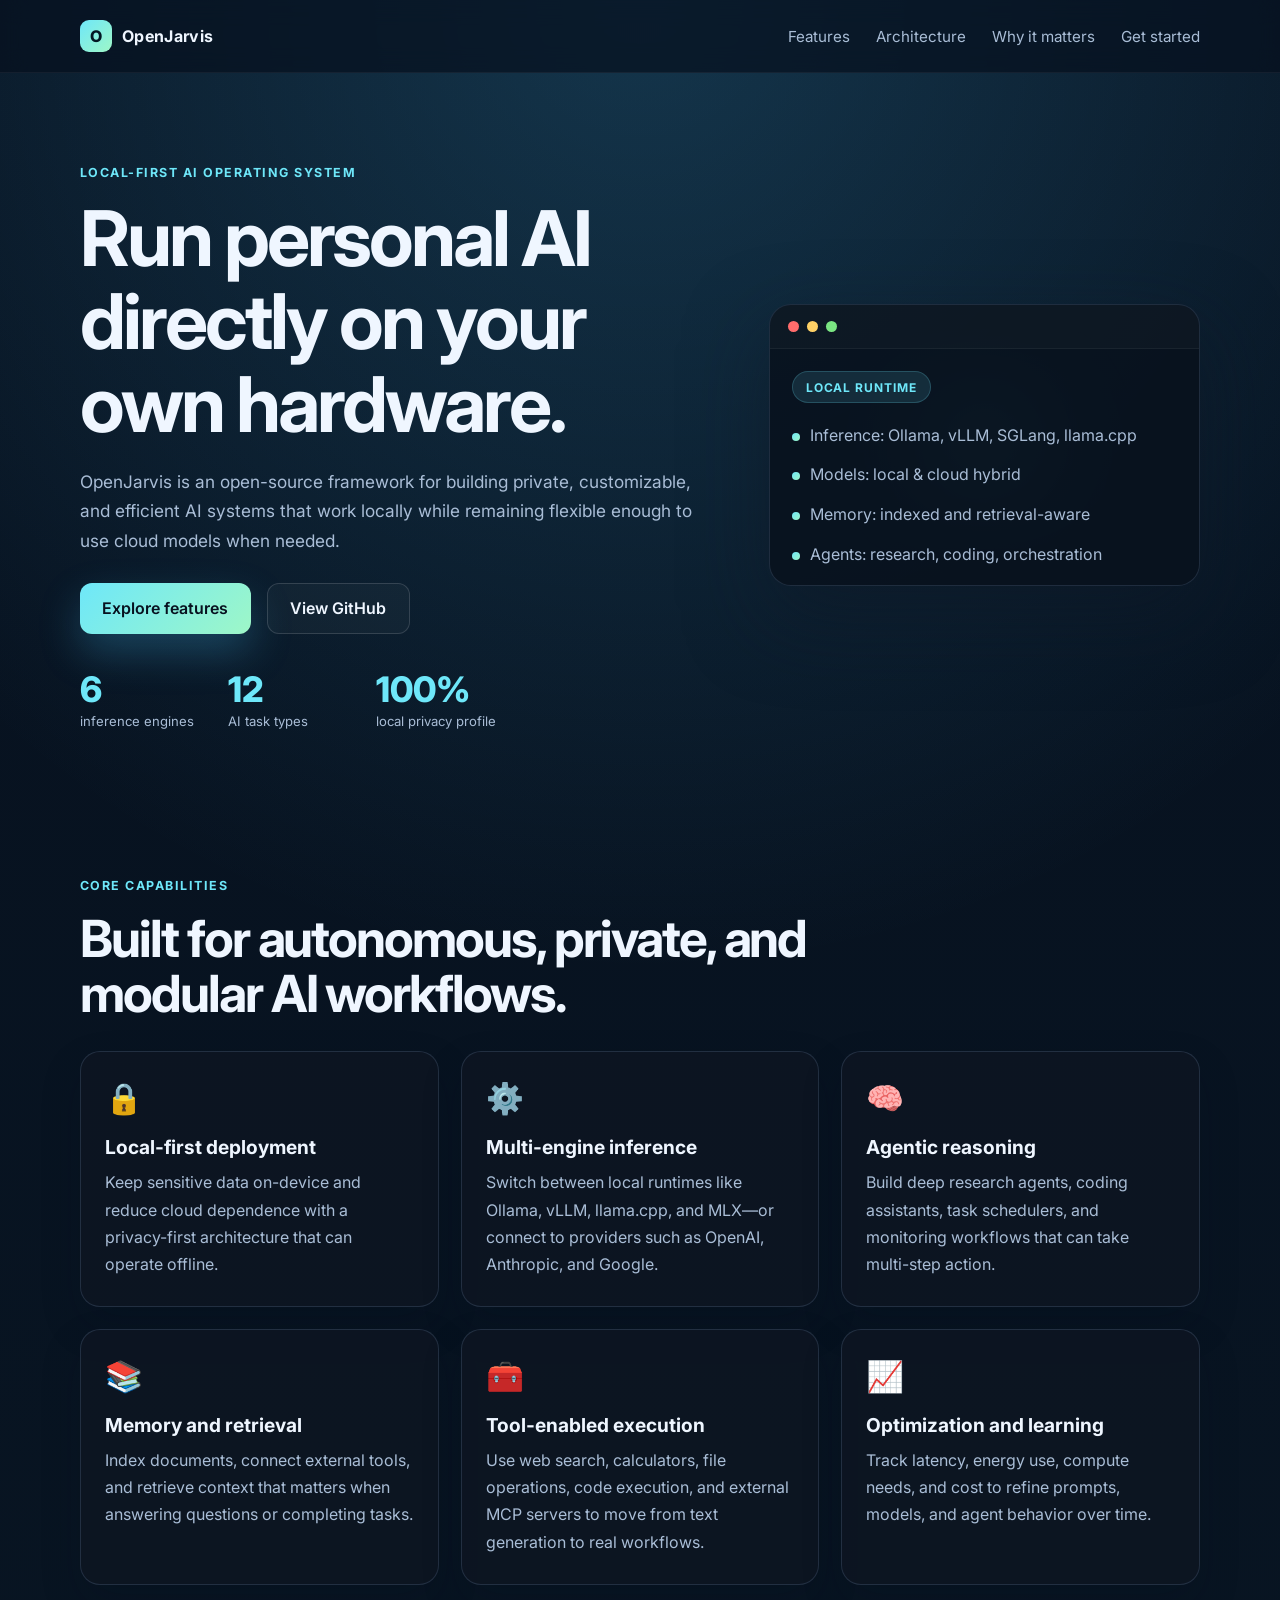
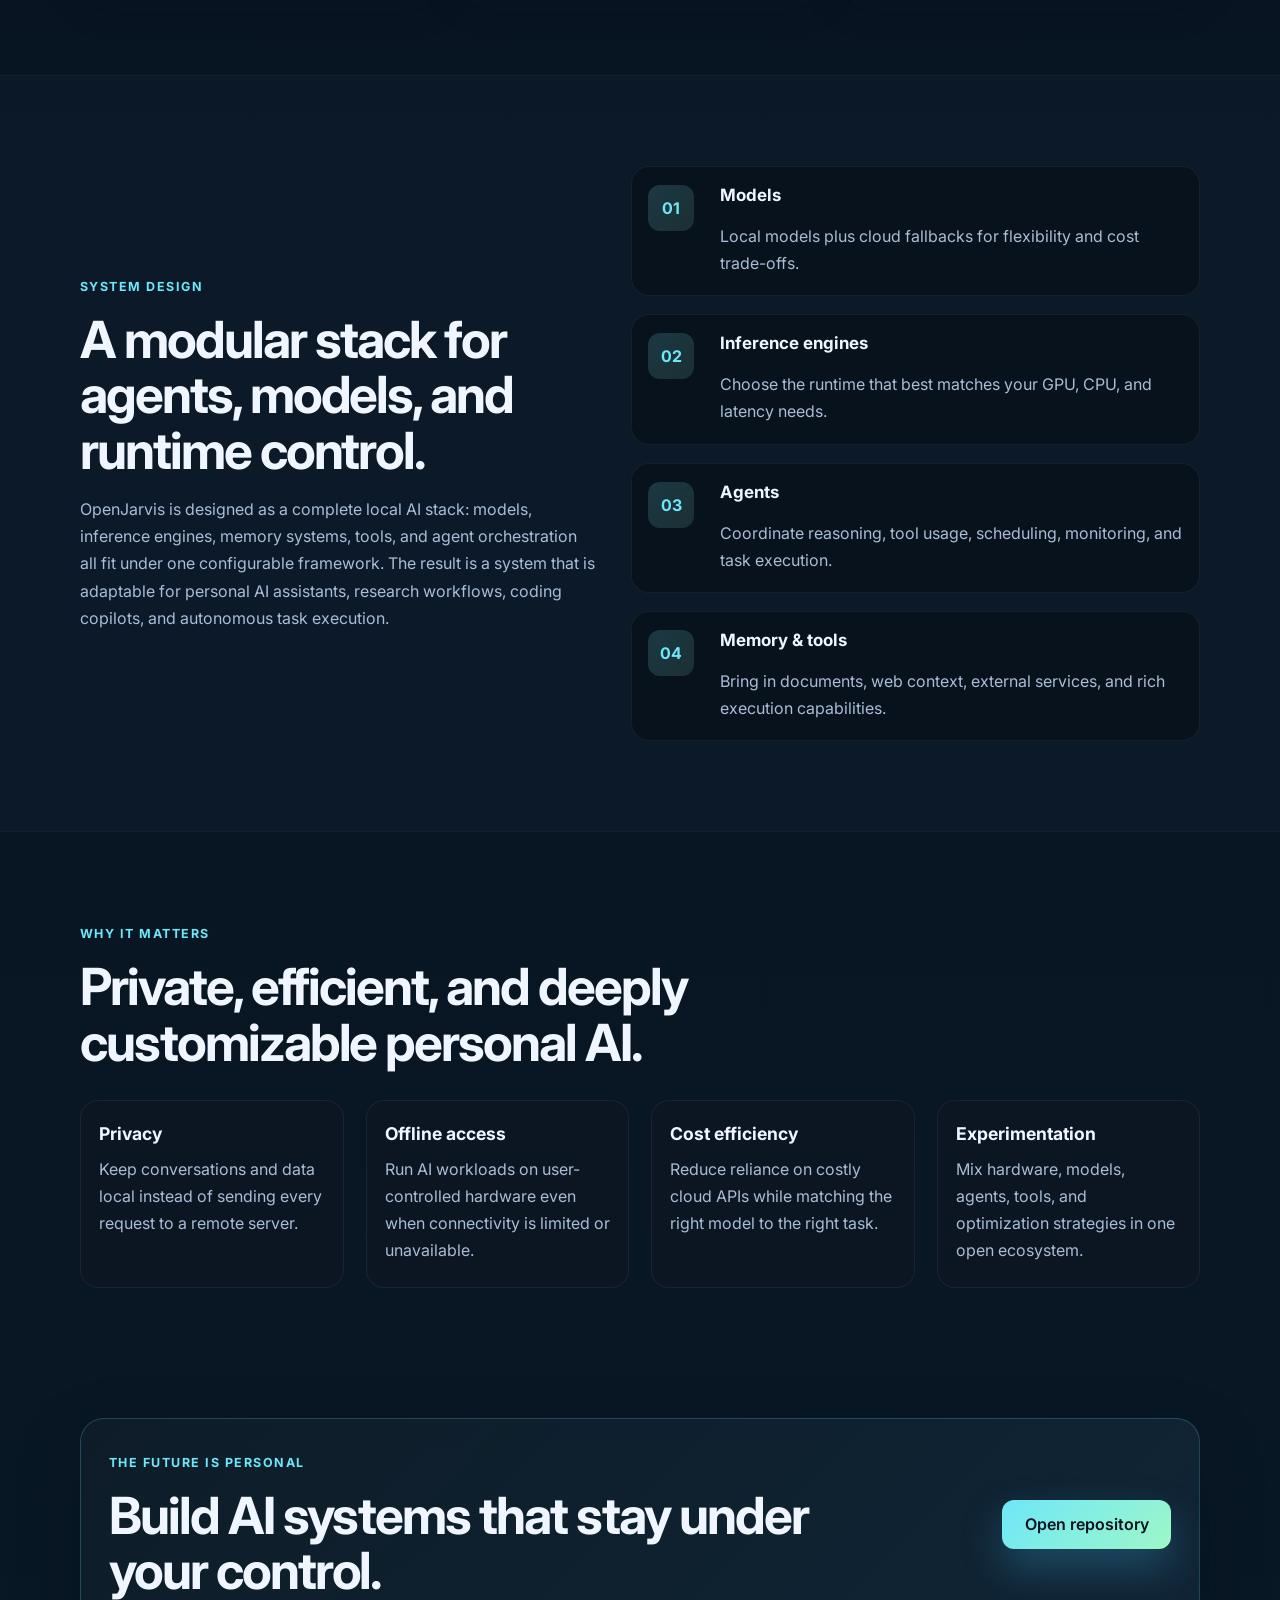
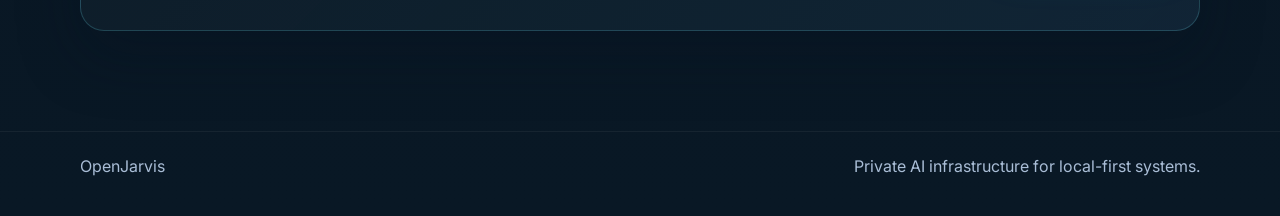
<file: index.html>
<!DOCTYPE html>
<html lang="en">
  <head>
    <meta charset="UTF-8" />
    <meta name="viewport" content="width=device-width, initial-scale=1.0" />
    <title>OpenJarvis | Local AI Infrastructure</title>
    <meta
      name="description"
      content="OpenJarvis brings private, local-first AI systems to life with offline models, agentic workflows, memory, and optimization tools."
    />
    <link rel="preconnect" href="https://fonts.googleapis.com" />
    <link rel="preconnect" href="https://fonts.gstatic.com" crossorigin />
    <link
      href="https://fonts.googleapis.com/css2?family=Inter:wght@400;500;600;700;800&display=swap"
      rel="stylesheet"
    />
    <link rel="stylesheet" href="styles.css" />
  </head>
  <body>
    <header class="topbar">
      <div class="container nav">
        <div class="brand">
          <div class="brand-mark">O</div>
          <span>OpenJarvis</span>
        </div>
        <nav class="nav-links" aria-label="Main navigation">
          <a href="#features">Features</a>
          <a href="#architecture">Architecture</a>
          <a href="#why-it-matters">Why it matters</a>
          <a href="#callout">Get started</a>
        </nav>
      </div>
    </header>

    <main>
      <section class="hero">
        <div class="container hero-grid">
          <div class="hero-copy">
            <span class="eyebrow">Local-first AI operating system</span>
            <h1>Run personal AI directly on your own hardware.</h1>
            <p>
              OpenJarvis is an open-source framework for building private,
              customizable, and efficient AI systems that work locally while
              remaining flexible enough to use cloud models when needed.
            </p>
            <div class="hero-actions">
              <a class="primary" href="#features">Explore features</a>
              <a class="secondary" href="https://github.com/open-jarvis/OpenJarvis" target="_blank" rel="noreferrer">View GitHub</a>
            </div>
            <div class="hero-metrics" aria-label="OpenJarvis metrics">
              <div>
                <strong data-target="6">0</strong>
                <span>inference engines</span>
              </div>
              <div>
                <strong data-target="12">0</strong>
                <span>AI task types</span>
              </div>
              <div>
                <strong data-target="100">0</strong>
                <span>local privacy profile</span>
              </div>
            </div>
          </div>

          <div class="hero-panel" aria-label="System overview">
            <div class="panel-glow"></div>
            <div class="mini-window">
              <div class="window-bar">
                <span></span>
                <span></span>
                <span></span>
              </div>
              <div class="window-body">
                <div class="system-badge">Local runtime</div>
                <ul>
                  <li>Inference: Ollama, vLLM, SGLang, llama.cpp</li>
                  <li>Models: local & cloud hybrid</li>
                  <li>Memory: indexed and retrieval-aware</li>
                  <li>Agents: research, coding, orchestration</li>
                </ul>
              </div>
            </div>
          </div>
        </div>
      </section>

      <section id="features" class="section">
        <div class="container">
          <div class="section-header">
            <span class="eyebrow">Core capabilities</span>
            <h2>Built for autonomous, private, and modular AI workflows.</h2>
          </div>

          <div class="cards-grid">
            <article class="feature-card">
              <div class="icon">🔒</div>
              <h3>Local-first deployment</h3>
              <p>
                Keep sensitive data on-device and reduce cloud dependence with a
                privacy-first architecture that can operate offline.
              </p>
            </article>

            <article class="feature-card">
              <div class="icon">⚙️</div>
              <h3>Multi-engine inference</h3>
              <p>
                Switch between local runtimes like Ollama, vLLM, llama.cpp, and
                MLX—or connect to providers such as OpenAI, Anthropic, and Google.
              </p>
            </article>

            <article class="feature-card">
              <div class="icon">🧠</div>
              <h3>Agentic reasoning</h3>
              <p>
                Build deep research agents, coding assistants, task schedulers,
                and monitoring workflows that can take multi-step action.
              </p>
            </article>

            <article class="feature-card">
              <div class="icon">📚</div>
              <h3>Memory and retrieval</h3>
              <p>
                Index documents, connect external tools, and retrieve context that
                matters when answering questions or completing tasks.
              </p>
            </article>

            <article class="feature-card">
              <div class="icon">🧰</div>
              <h3>Tool-enabled execution</h3>
              <p>
                Use web search, calculators, file operations, code execution, and
                external MCP servers to move from text generation to real workflows.
              </p>
            </article>

            <article class="feature-card">
              <div class="icon">📈</div>
              <h3>Optimization and learning</h3>
              <p>
                Track latency, energy use, compute needs, and cost to refine
                prompts, models, and agent behavior over time.
              </p>
            </article>
          </div>
        </div>
      </section>

      <section id="architecture" class="section alt">
        <div class="container two-column">
          <div>
            <span class="eyebrow">System design</span>
            <h2>A modular stack for agents, models, and runtime control.</h2>
            <p>
              OpenJarvis is designed as a complete local AI stack: models, inference engines,
              memory systems, tools, and agent orchestration all fit under one configurable
              framework. The result is a system that is adaptable for personal AI assistants,
              research workflows, coding copilots, and autonomous task execution.
            </p>
          </div>
          <div class="stack-list">
            <div class="stack-item">
              <span class="stack-index">01</span>
              <div>
                <h3>Models</h3>
                <p>Local models plus cloud fallbacks for flexibility and cost trade-offs.</p>
              </div>
            </div>
            <div class="stack-item">
              <span class="stack-index">02</span>
              <div>
                <h3>Inference engines</h3>
                <p>Choose the runtime that best matches your GPU, CPU, and latency needs.</p>
              </div>
            </div>
            <div class="stack-item">
              <span class="stack-index">03</span>
              <div>
                <h3>Agents</h3>
                <p>Coordinate reasoning, tool usage, scheduling, monitoring, and task execution.</p>
              </div>
            </div>
            <div class="stack-item">
              <span class="stack-index">04</span>
              <div>
                <h3>Memory & tools</h3>
                <p>Bring in documents, web context, external services, and rich execution capabilities.</p>
              </div>
            </div>
          </div>
        </div>
      </section>

      <section id="why-it-matters" class="section">
        <div class="container">
          <div class="section-header narrow">
            <span class="eyebrow">Why it matters</span>
            <h2>Private, efficient, and deeply customizable personal AI.</h2>
          </div>

          <div class="benefits-grid">
            <div class="benefit-box">
              <h3>Privacy</h3>
              <p>Keep conversations and data local instead of sending every request to a remote server.</p>
            </div>
            <div class="benefit-box">
              <h3>Offline access</h3>
              <p>Run AI workloads on user-controlled hardware even when connectivity is limited or unavailable.</p>
            </div>
            <div class="benefit-box">
              <h3>Cost efficiency</h3>
              <p>Reduce reliance on costly cloud APIs while matching the right model to the right task.</p>
            </div>
            <div class="benefit-box">
              <h3>Experimentation</h3>
              <p>Mix hardware, models, agents, tools, and optimization strategies in one open ecosystem.</p>
            </div>
          </div>
        </div>
      </section>

      <section id="callout" class="cta-section">
        <div class="container cta-box">
          <div>
            <span class="eyebrow">The future is personal</span>
            <h2>Build AI systems that stay under your control.</h2>
          </div>
          <a class="primary" href="https://github.com/open-jarvis/OpenJarvis" target="_blank" rel="noreferrer">Open repository</a>
        </div>
      </section>
    </main>

    <footer class="footer">
      <div class="container footer-inner">
        <span>OpenJarvis</span>
        <span>Private AI infrastructure for local-first systems.</span>
      </div>
    </footer>

    <script src="script.js"></script>
  </body>
</html>
</file>
<file: styles.css>
:root {
  --bg: #07111f;
  --bg-alt: #0d1c2c;
  --panel: rgba(17, 27, 42, 0.88);
  --panel-border: rgba(120, 149, 190, 0.2);
  --primary: #6ee7f9;
  --primary-strong: #48c7ff;
  --secondary: #9ef7c7;
  --text: #eff6ff;
  --muted: #a9bdd6;
  --shadow: rgba(13, 24, 38, 0.5);
}

* {
  box-sizing: border-box;
}

html {
  scroll-behavior: smooth;
}

body {
  margin: 0;
  font-family: "Inter", sans-serif;
  background:
    radial-gradient(circle at top, rgba(72, 199, 255, 0.2), transparent 28%),
    linear-gradient(180deg, var(--bg) 0%, #091825 100%);
  color: var(--text);
}

img {
  max-width: 100%;
  display: block;
}

a {
  color: inherit;
  text-decoration: none;
}

.container {
  width: min(1120px, calc(100% - 32px));
  margin: 0 auto;
}

.topbar {
  position: sticky;
  top: 0;
  z-index: 20;
  backdrop-filter: blur(12px);
  background: rgba(7, 17, 31, 0.7);
  border-bottom: 1px solid rgba(255, 255, 255, 0.05);
}

.nav {
  display: flex;
  align-items: center;
  justify-content: space-between;
  min-height: 72px;
}

.brand {
  display: inline-flex;
  align-items: center;
  gap: 10px;
  font-weight: 700;
  letter-spacing: 0.02em;
}

.brand-mark {
  width: 32px;
  height: 32px;
  display: grid;
  place-items: center;
  border-radius: 9px;
  background: linear-gradient(135deg, var(--primary), var(--secondary));
  color: #031723;
  font-weight: 800;
}

.nav-links {
  display: flex;
  gap: 26px;
  color: var(--muted);
  font-size: 0.95rem;
}

.nav-links a:hover {
  color: var(--text);
}

.hero {
  padding: 88px 0 54px;
}

.hero-grid {
  display: grid;
  grid-template-columns: 1.2fr 0.8fr;
  gap: 42px;
  align-items: center;
}

.eyebrow {
  display: inline-block;
  margin-bottom: 18px;
  font-size: 0.78rem;
  font-weight: 700;
  letter-spacing: 0.12em;
  text-transform: uppercase;
  color: var(--primary);
}

.hero-copy h1,
.section-header h2,
.two-column h2,
.cta-box h2 {
  margin: 0;
  letter-spacing: -0.04em;
  line-height: 1.08;
}

.hero-copy h1 {
  font-size: clamp(2.8rem, 6vw, 5rem);
  max-width: 620px;
}

.hero-copy p {
  color: var(--muted);
  font-size: 1.08rem;
  line-height: 1.7;
  max-width: 620px;
  margin: 20px 0 0;
}

.hero-actions {
  display: flex;
  flex-wrap: wrap;
  gap: 16px;
  margin-top: 28px;
}

.primary,
.secondary {
  display: inline-flex;
  align-items: center;
  justify-content: center;
  padding: 0.9rem 1.4rem;
  border-radius: 12px;
  font-weight: 600;
  transition: transform 0.2s ease, box-shadow 0.2s ease;
}

.primary {
  background: linear-gradient(135deg, var(--primary), var(--secondary));
  color: #07111f;
  box-shadow: 0 18px 40px rgba(72, 199, 255, 0.25);
}

.secondary {
  border: 1px solid rgba(255, 255, 255, 0.14);
  background: rgba(255, 255, 255, 0.03);
}

.primary:hover,
.secondary:hover {
  transform: translateY(-1px);
}

.hero-metrics {
  display: flex;
  flex-wrap: wrap;
  gap: 28px;
  margin-top: 34px;
}

.hero-metrics div {
  min-width: 120px;
}

.hero-metrics strong {
  display: block;
  font-size: clamp(1.5rem, 4vw, 2.2rem);
  font-weight: 800;
  color: var(--primary);
}

.hero-metrics span {
  color: var(--muted);
  font-size: 0.82rem;
}

.hero-panel {
  position: relative;
  display: flex;
  justify-content: center;
  align-items: center;
}

.panel-glow {
  position: absolute;
  inset: 16% 12% 18% 12%;
  border-radius: 30px;
  background: radial-gradient(circle, rgba(110, 231, 249, 0.18), rgba(110, 231, 249, 0.04) 45%, transparent 75%);
  filter: blur(20px);
}

.mini-window {
  position: relative;
  width: min(100%, 440px);
  border: 1px solid var(--panel-border);
  border-radius: 22px;
  background: rgba(9, 18, 29, 0.88);
  box-shadow: var(--shadow) 0px 30px 80px;
  overflow: hidden;
}

.window-bar {
  display: flex;
  gap: 8px;
  padding: 16px 18px;
  border-bottom: 1px solid rgba(255,255,255,0.05);
  background: rgba(255, 255, 255, 0.02);
}

.window-bar span {
  width: 11px;
  height: 11px;
  border-radius: 50%;
}

.window-bar span:nth-child(1) { background: #ff6c6c; }
.window-bar span:nth-child(2) { background: #ffd166; }
.window-bar span:nth-child(3) { background: #7ae582; }

.window-body {
  padding: 22px 22px 18px;
}

.system-badge {
  display: inline-flex;
  padding: 0.45rem 0.8rem;
  border-radius: 999px;
  background: rgba(110, 231, 249, 0.12);
  border: 1px solid rgba(110, 231, 249, 0.2);
  color: var(--primary);
  font-size: 0.75rem;
  font-weight: 700;
  letter-spacing: 0.08em;
  text-transform: uppercase;
}

.window-body ul {
  list-style: none;
  padding: 0;
  margin: 20px 0 0;
  display: grid;
  gap: 14px;
  color: var(--muted);
}

.window-body li {
  padding-left: 18px;
  position: relative;
  line-height: 1.6;
}

.window-body li::before {
  content: "";
  position: absolute;
  left: 0;
  top: 10px;
  width: 8px;
  height: 8px;
  border-radius: 50%;
  background: linear-gradient(135deg, var(--primary), var(--secondary));
}

.section {
  padding: 90px 0;
}

.alt {
  background: rgba(13, 28, 44, 0.64);
  border-top: 1px solid rgba(255,255,255,0.03);
  border-bottom: 1px solid rgba(255,255,255,0.03);
}

.section-header {
  margin-bottom: 30px;
}

.section-header h2,
.two-column h2,
.cta-box h2 {
  font-size: clamp(2.1rem, 4vw, 3.2rem);
  max-width: 760px;
}

.cards-grid {
  display: grid;
  grid-template-columns: repeat(3, minmax(0, 1fr));
  gap: 22px;
}

.feature-card {
  background: rgba(14, 22, 34, 0.8);
  border: 1px solid var(--panel-border);
  border-radius: 20px;
  padding: 28px 24px;
  box-shadow: 0 18px 40px rgba(7, 17, 31, 0.2);
}

.icon {
  font-size: 1.9rem;
  margin-bottom: 18px;
}

.feature-card h3 {
  margin: 0 0 10px;
  font-size: 1.2rem;
}

.feature-card p,
.two-column p,
.benefit-box p,
.stack-item p {
  margin: 0;
  color: var(--muted);
  line-height: 1.7;
}

.two-column {
  display: grid;
  grid-template-columns: 1fr 1.1fr;
  gap: 34px;
  align-items: center;
}

.two-column p {
  max-width: 600px;
  margin-top: 18px;
}

.stack-list {
  display: grid;
  gap: 18px;
}

.stack-item {
  display: grid;
  grid-template-columns: 56px 1fr;
  gap: 16px;
  background: rgba(8, 17, 26, 0.8);
  border: 1px solid rgba(255,255,255,0.06);
  border-radius: 18px;
  padding: 18px 16px;
}

.stack-index {
  display: grid;
  place-items: center;
  width: 46px;
  height: 46px;
  border-radius: 12px;
  background: linear-gradient(135deg, rgba(110, 231, 249, 0.18), rgba(158, 247, 199, 0.13));
  color: var(--primary);
  font-weight: 700;
}

.stack-item h3 {
  margin: 0 0 6px;
  font-size: 1.06rem;
}

.benefits-grid {
  display: grid;
  grid-template-columns: repeat(4, minmax(0, 1fr));
  gap: 22px;
}

.benefit-box {
  background: rgba(14, 22, 34, 0.8);
  border: 1px solid rgba(255,255,255,0.06);
  border-radius: 18px;
  padding: 22px 18px;
}

.benefit-box h3 {
  margin: 0 0 12px;
  font-size: 1.1rem;
}

.cta-section {
  padding: 40px 0 100px;
}

.cta-box {
  display: flex;
  align-items: center;
  justify-content: space-between;
  gap: 20px;
  padding: 32px 28px;
  border: 1px solid rgba(110, 231, 249, 0.2);
  border-radius: 24px;
  background: linear-gradient(135deg, rgba(14, 30, 41, 0.88), rgba(18, 38, 55, 0.92));
  box-shadow: 0 24px 60px rgba(7, 17, 31, 0.35);
}

.footer {
  border-top: 1px solid rgba(255,255,255,0.05);
  padding: 24px 0 40px;
  color: var(--muted);
}

.footer-inner {
  display: flex;
  justify-content: space-between;
  gap: 16px;
  flex-wrap: wrap;
}

@media (max-width: 900px) {
  .hero-grid,
  .two-column,
  .cards-grid,
  .benefits-grid {
    grid-template-columns: 1fr;
  }

  .nav {
    flex-direction: column;
    justify-content: center;
    padding: 18px 0;
    gap: 12px;
  }

  .nav-links {
    flex-wrap: wrap;
    justify-content: center;
  }

  .cta-box {
    flex-direction: column;
    align-items: flex-start;
  }
}
</file>
